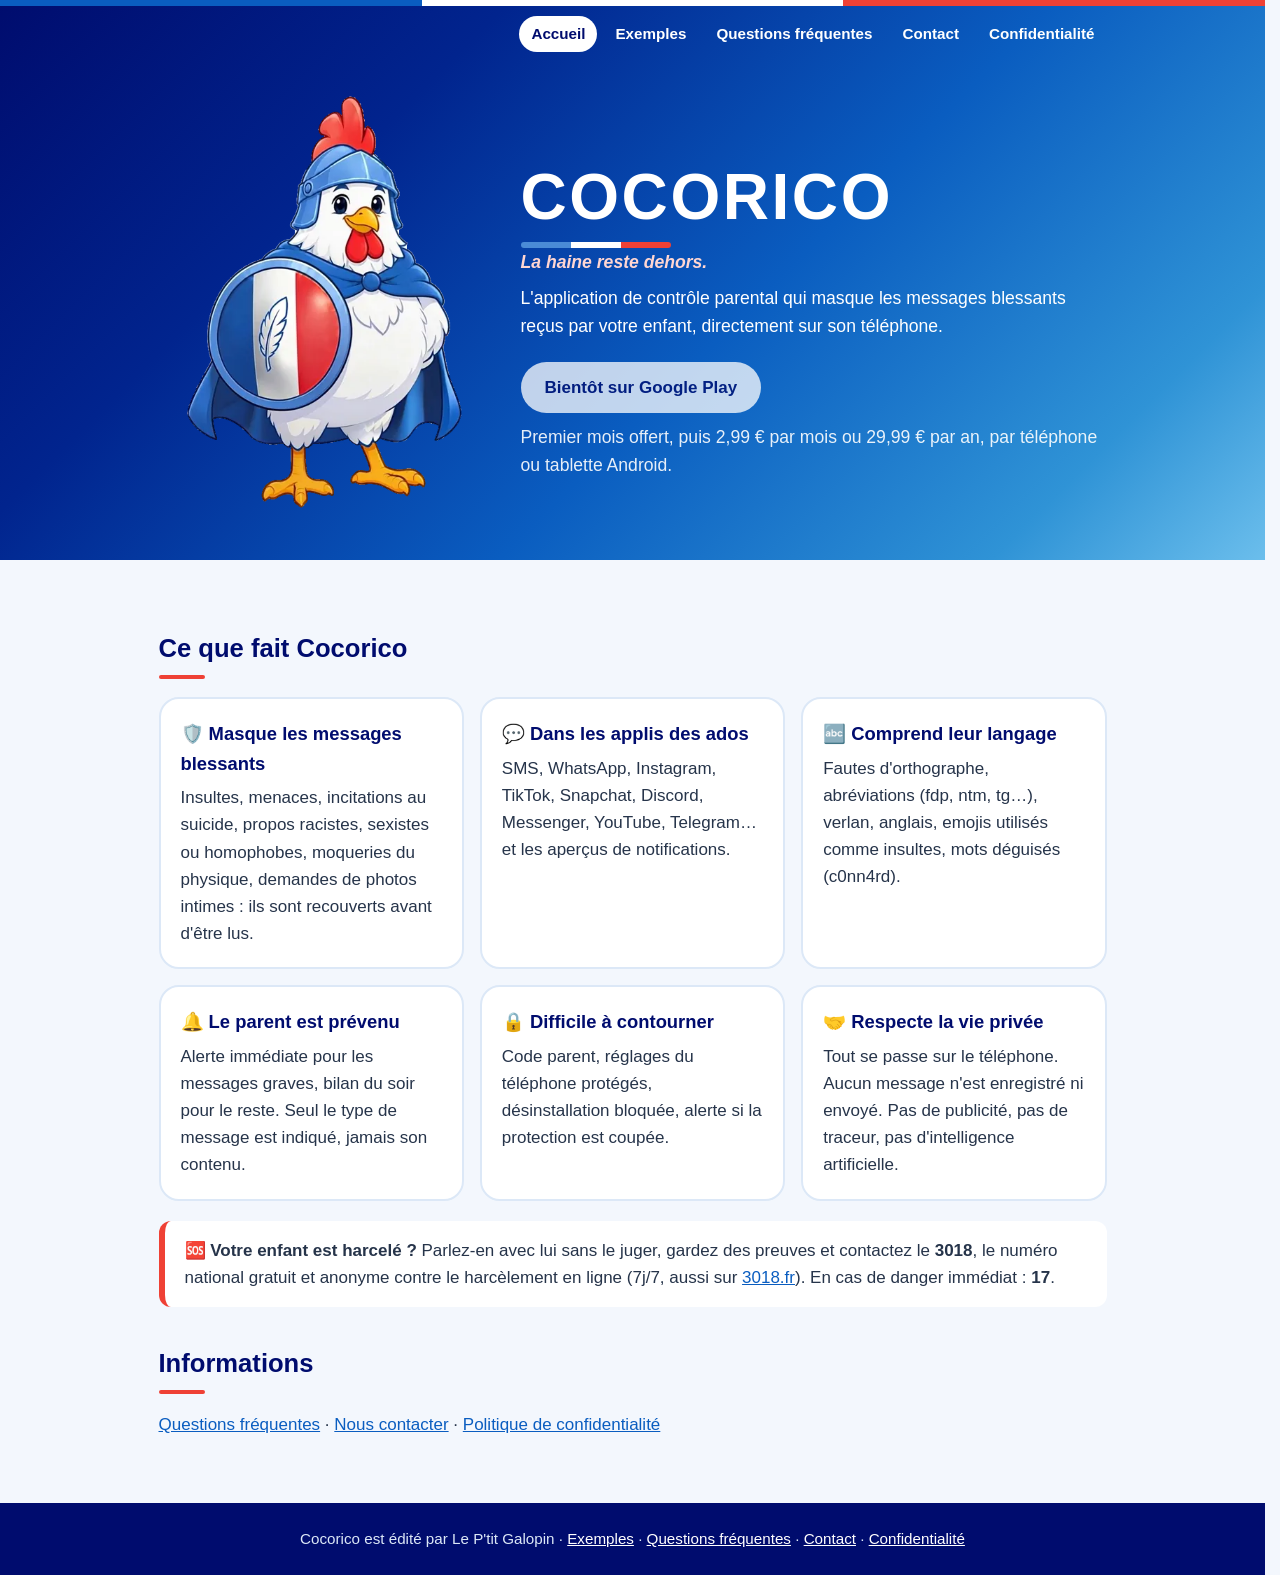
<file: index.html>
<!doctype html>
<html lang="fr">
<head>
  <meta charset="utf-8">
  <meta name="viewport" content="width=device-width, initial-scale=1">
  <title>Cocorico – La haine reste dehors</title>
  <meta name="description" content="Cocorico est une application de contrôle parental qui masque les insultes, menaces et messages haineux reçus par votre enfant, sans lire ni enregistrer ses conversations.">
  <link rel="icon" type="image/png" href="icone.png">
  <link rel="stylesheet" href="style.css?v=2611280">
</head>
<body>
  <header>
    <div class="bande"><span></span><span></span><span></span></div>
    <nav class="menu">
      <a href="./" aria-current="page">Accueil</a><a href="exemples.html">Exemples</a><a href="faq.html">Questions fréquentes</a><a href="contact.html">Contact</a><a href="confidentialite.html">Confidentialité</a>
    </nav>
    <div class="entete">
      <picture>
        <source srcset="coq.png?v=2611271" media="(prefers-reduced-motion: reduce)">
        <img src="coq_anime.webp?v=2611271" alt="Le coq de Cocorico, avec son casque et son bouclier bleu-blanc-rouge">
      </picture>
      <div class="titres">
        <h1>COCORICO</h1>
        <div class="trait"><span></span><span></span><span></span></div>
        <p class="slogan">La haine reste dehors.</p>
        <p>L'application de contrôle parental qui masque les messages blessants reçus par votre enfant, directement sur son téléphone.</p>
        <span class="bouton inactif">Bientôt sur Google Play</span>
        <p class="petit-prix">Premier mois offert, puis 2,99 € par mois ou 29,99 € par an, par téléphone ou tablette Android.</p>
      </div>
    </div>
  </header>

  <main>
    <h2>Ce que fait Cocorico</h2>
    <div class="cartes">
      <div class="carte">
        <h3>🛡️ Masque les messages blessants</h3>
        <p>Insultes, menaces, incitations au suicide, propos racistes, sexistes ou homophobes, moqueries du physique, demandes de photos intimes : ils sont recouverts avant d'être lus.</p>
      </div>
      <div class="carte">
        <h3>💬 Dans les applis des ados</h3>
        <p>SMS, WhatsApp, Instagram, TikTok, Snapchat, Discord, Messenger, YouTube, Telegram… et les aperçus de notifications.</p>
      </div>
      <div class="carte">
        <h3>🔤 Comprend leur langage</h3>
        <p>Fautes d'orthographe, abréviations (fdp, ntm, tg…), verlan, anglais, emojis utilisés comme insultes, mots déguisés (c0nn4rd).</p>
      </div>
      <div class="carte">
        <h3>🔔 Le parent est prévenu</h3>
        <p>Alerte immédiate pour les messages graves, bilan du soir pour le reste. Seul le type de message est indiqué, jamais son contenu.</p>
      </div>
      <div class="carte">
        <h3>🔒 Difficile à contourner</h3>
        <p>Code parent, réglages du téléphone protégés, désinstallation bloquée, alerte si la protection est coupée.</p>
      </div>
      <div class="carte">
        <h3>🤝 Respecte la vie privée</h3>
        <p>Tout se passe sur le téléphone. Aucun message n'est enregistré ni envoyé. Pas de publicité, pas de traceur, pas d'intelligence artificielle.</p>
      </div>
    </div>

    <div class="encadre aide">
      <strong>🆘 Votre enfant est harcelé ?</strong> Parlez-en avec lui sans le juger, gardez des preuves et contactez le
      <strong>3018</strong>, le numéro national gratuit et anonyme contre le harcèlement en ligne (7j/7, aussi sur
      <a href="https://www.3018.fr" rel="noopener">3018.fr</a>). En cas de danger immédiat : <strong>17</strong>.
    </div>

    <h2>Informations</h2>
    <p><a href="faq.html">Questions fréquentes</a> · <a href="contact.html">Nous contacter</a> · <a href="confidentialite.html">Politique de confidentialité</a></p>
  </main>

  <footer>
    Cocorico est édité par Le P'tit Galopin · <a href="exemples.html">Exemples</a> · <a href="faq.html">Questions fréquentes</a> · <a href="contact.html">Contact</a> ·
    <a href="confidentialite.html">Confidentialité</a>
  </footer>
</body>
</html>
</file>
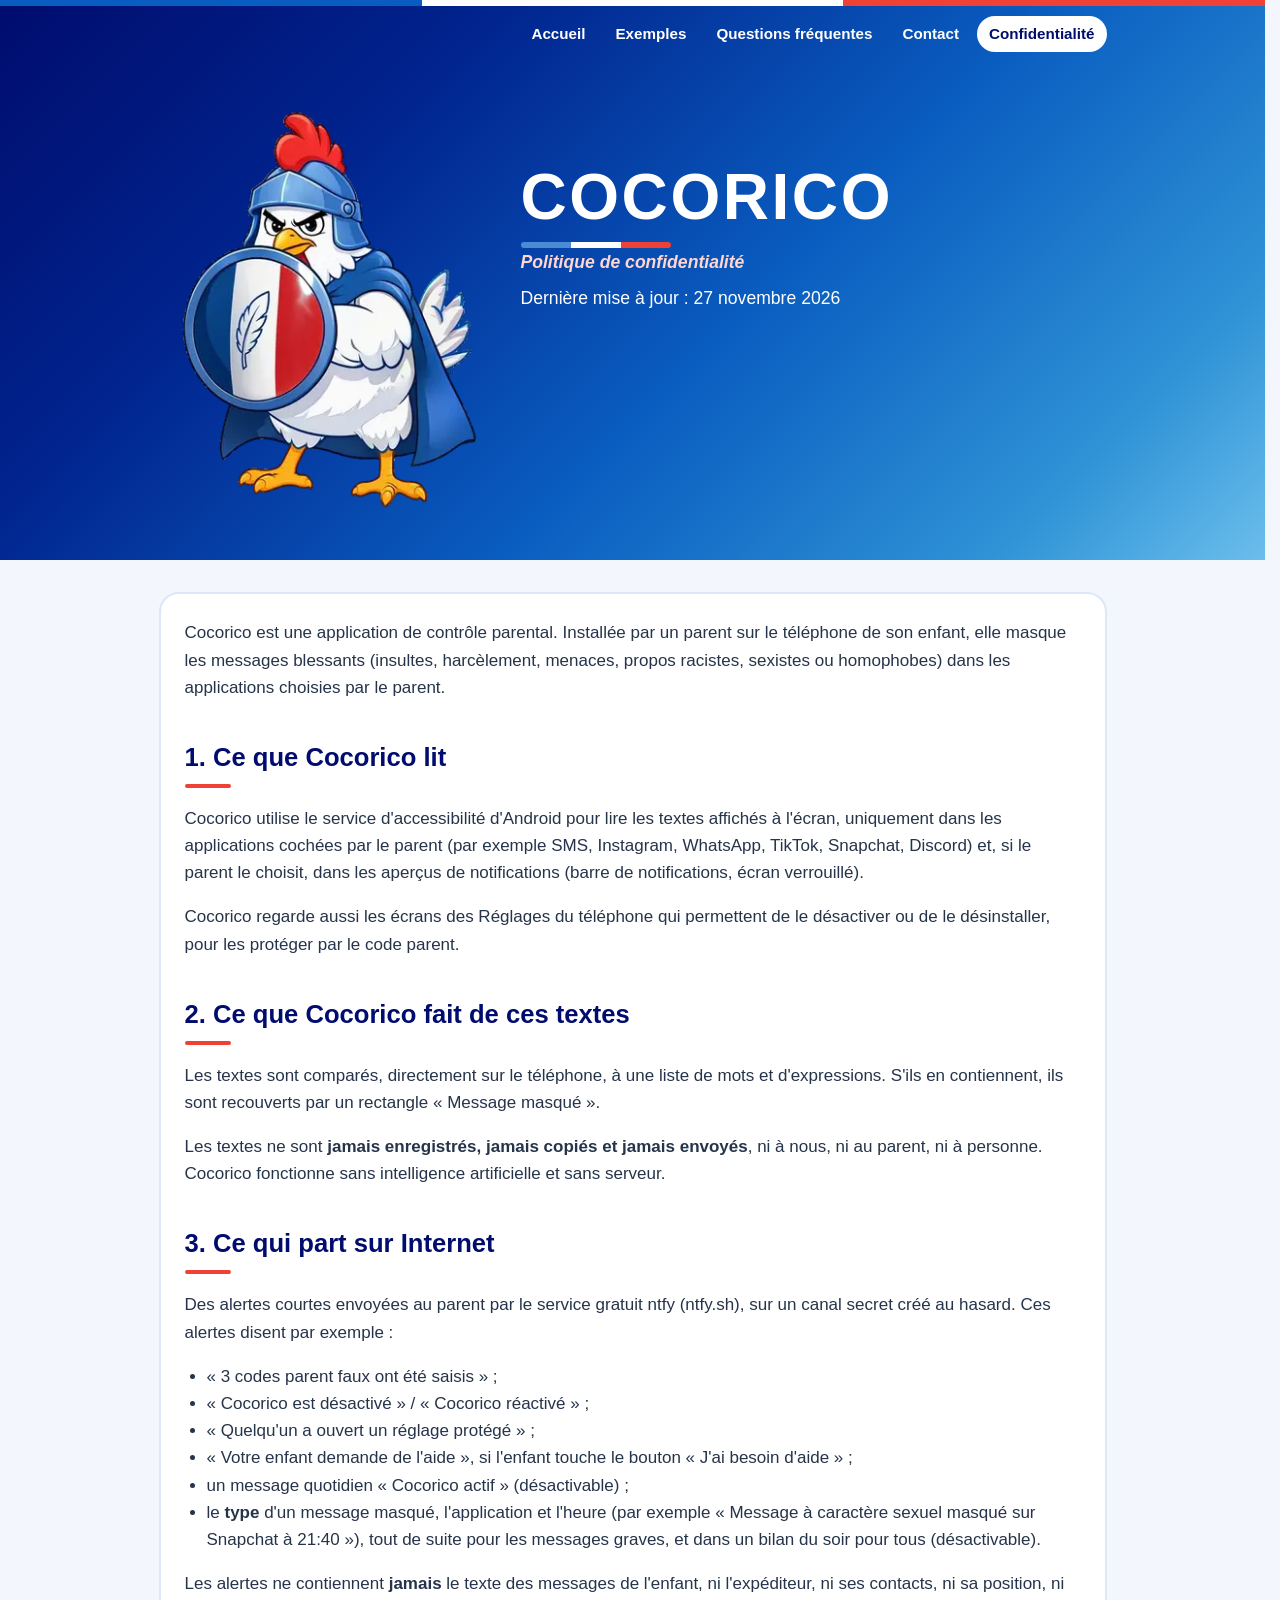
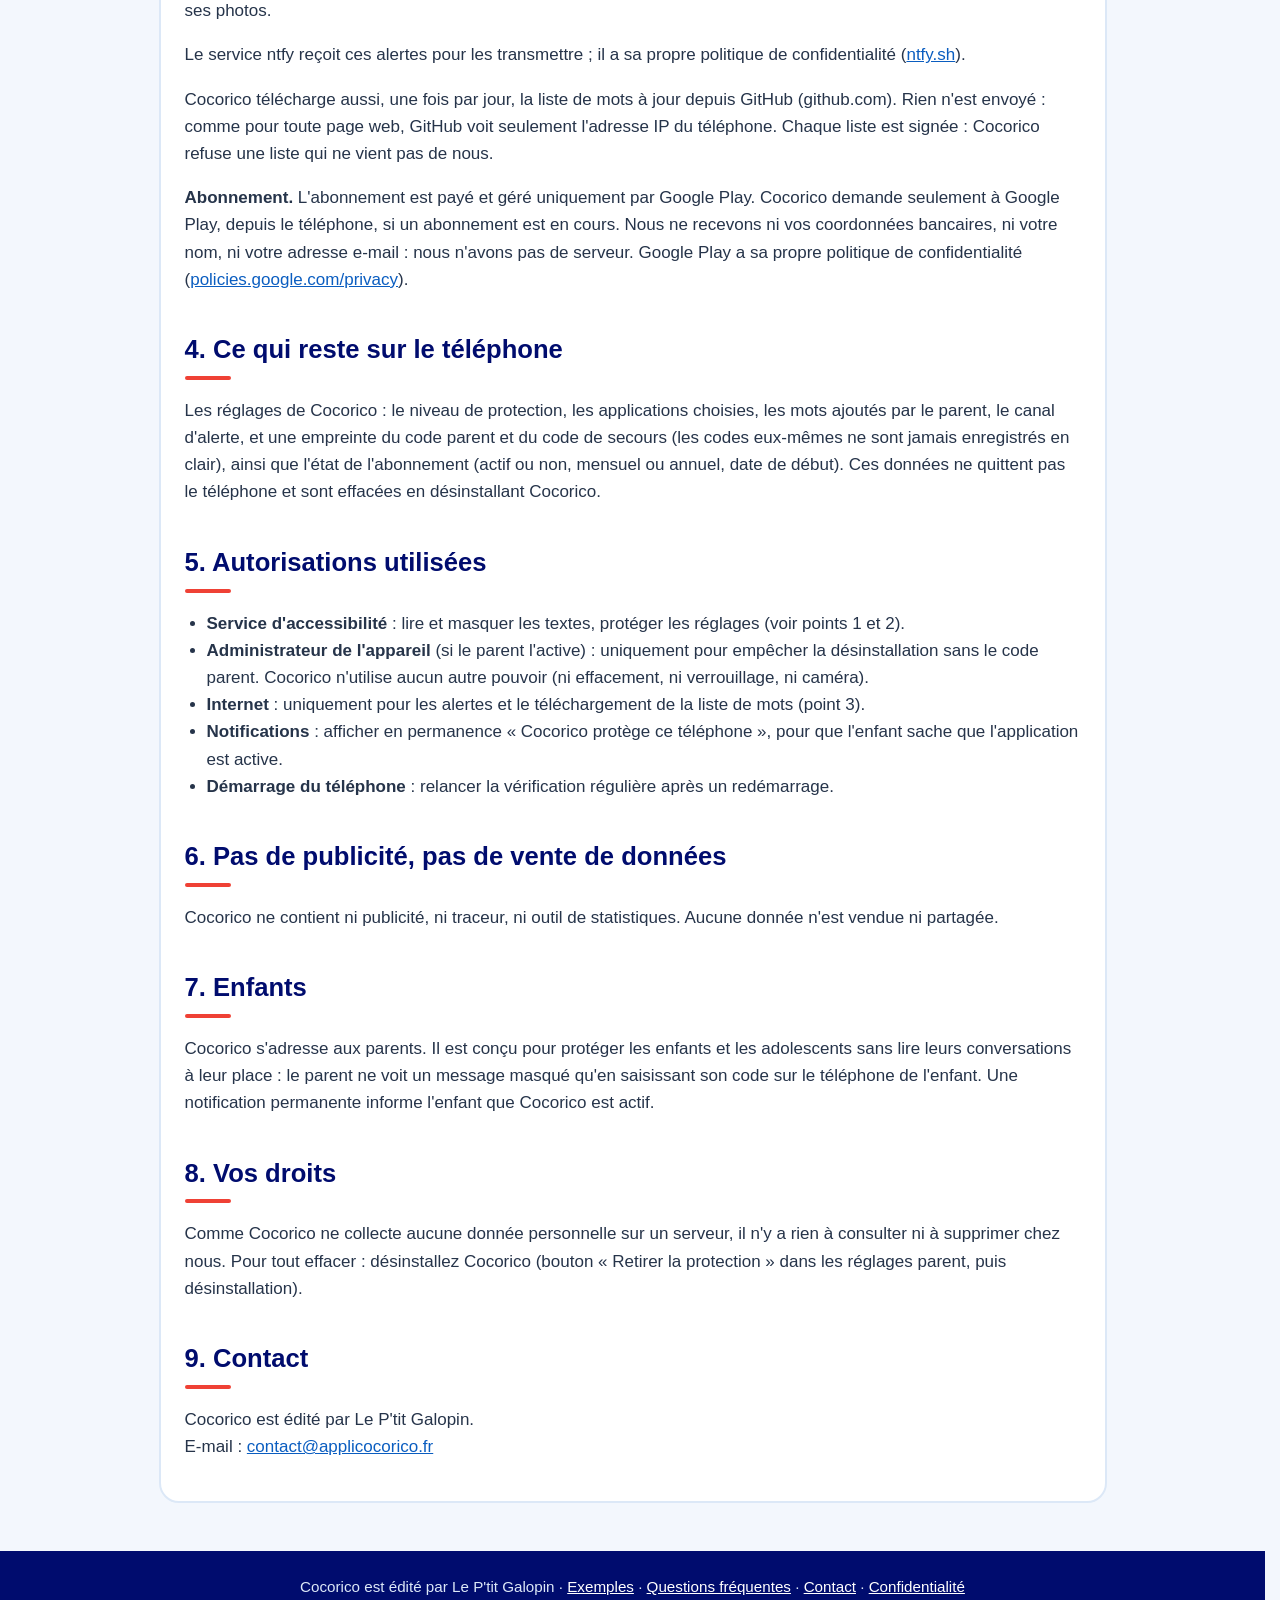
<file: confidentialite.html>
<!doctype html>
<html lang="fr">
<head>
  <meta charset="utf-8">
  <meta name="viewport" content="width=device-width, initial-scale=1">
  <title>Cocorico – Politique de confidentialité</title>
  <meta name="description" content="Politique de confidentialité de l'application Cocorico : ce que l'application lit, ce qu'elle fait des textes et ce qui part sur Internet.">
  <link rel="icon" type="image/png" href="icone.png">
  <link rel="stylesheet" href="style.css?v=2611280">
</head>
<body>
  <header>
    <div class="bande"><span></span><span></span><span></span></div>
    <nav class="menu">
      <a href="./">Accueil</a><a href="exemples.html">Exemples</a><a href="faq.html">Questions fréquentes</a><a href="contact.html">Contact</a><a href="confidentialite.html" aria-current="page">Confidentialité</a>
    </nav>
    <div class="entete">
      <picture>
        <source srcset="coq_confidentialite.png?v=2611278" media="(prefers-reduced-motion: reduce)">
        <img src="coq_confidentialite_anime.webp?v=2611278" alt="Le coq de Cocorico, méfiant, à l'abri derrière son bouclier">
      </picture>
      <div class="titres">
        <h1><a href="./" style="color:#fff;text-decoration:none">COCORICO</a></h1>
        <div class="trait"><span></span><span></span><span></span></div>
        <p class="slogan">Politique de confidentialité</p>
        <p>Dernière mise à jour : 27 novembre 2026</p>
      </div>
    </div>
  </header>

  <main>
    <div class="politique">
      <p>Cocorico est une application de contrôle parental. Installée par un parent sur le téléphone de son enfant, elle masque les messages blessants (insultes, harcèlement, menaces, propos racistes, sexistes ou homophobes) dans les applications choisies par le parent.</p>

      <h2>1. Ce que Cocorico lit</h2>
      <p>Cocorico utilise le service d'accessibilité d'Android pour lire les textes affichés à l'écran, uniquement dans les applications cochées par le parent (par exemple SMS, Instagram, WhatsApp, TikTok, Snapchat, Discord) et, si le parent le choisit, dans les aperçus de notifications (barre de notifications, écran verrouillé).</p>
      <p>Cocorico regarde aussi les écrans des Réglages du téléphone qui permettent de le désactiver ou de le désinstaller, pour les protéger par le code parent.</p>

      <h2>2. Ce que Cocorico fait de ces textes</h2>
      <p>Les textes sont comparés, directement sur le téléphone, à une liste de mots et d'expressions. S'ils en contiennent, ils sont recouverts par un rectangle « Message masqué ».</p>
      <p>Les textes ne sont <strong>jamais enregistrés, jamais copiés et jamais envoyés</strong>, ni à nous, ni au parent, ni à personne. Cocorico fonctionne sans intelligence artificielle et sans serveur.</p>

      <h2>3. Ce qui part sur Internet</h2>
      <p>Des alertes courtes envoyées au parent par le service gratuit ntfy (ntfy.sh), sur un canal secret créé au hasard. Ces alertes disent par exemple :</p>
      <ul>
        <li>« 3 codes parent faux ont été saisis » ;</li>
        <li>« Cocorico est désactivé » / « Cocorico réactivé » ;</li>
        <li>« Quelqu'un a ouvert un réglage protégé » ;</li>
        <li>« Votre enfant demande de l'aide », si l'enfant touche le bouton « J'ai besoin d'aide » ;</li>
        <li>un message quotidien « Cocorico actif » (désactivable) ;</li>
        <li>le <strong>type</strong> d'un message masqué, l'application et l'heure (par exemple « Message à caractère sexuel masqué sur Snapchat à 21:40 »), tout de suite pour les messages graves, et dans un bilan du soir pour tous (désactivable).</li>
      </ul>
      <p>Les alertes ne contiennent <strong>jamais</strong> le texte des messages de l'enfant, ni l'expéditeur, ni ses contacts, ni sa position, ni ses photos.</p>
      <p>Le service ntfy reçoit ces alertes pour les transmettre ; il a sa propre politique de confidentialité (<a href="https://ntfy.sh" rel="noopener">ntfy.sh</a>).</p>
      <p>Cocorico télécharge aussi, une fois par jour, la liste de mots à jour depuis GitHub (github.com). Rien n'est envoyé : comme pour toute page web, GitHub voit seulement l'adresse IP du téléphone. Chaque liste est signée : Cocorico refuse une liste qui ne vient pas de nous.</p>
      <p><strong>Abonnement.</strong> L'abonnement est payé et géré uniquement par Google Play. Cocorico demande seulement à Google Play, depuis le téléphone, si un abonnement est en cours. Nous ne recevons ni vos coordonnées bancaires, ni votre nom, ni votre adresse e-mail : nous n'avons pas de serveur. Google Play a sa propre politique de confidentialité (<a href="https://policies.google.com/privacy" rel="noopener">policies.google.com/privacy</a>).</p>

      <h2>4. Ce qui reste sur le téléphone</h2>
      <p>Les réglages de Cocorico : le niveau de protection, les applications choisies, les mots ajoutés par le parent, le canal d'alerte, et une empreinte du code parent et du code de secours (les codes eux-mêmes ne sont jamais enregistrés en clair), ainsi que l'état de l'abonnement (actif ou non, mensuel ou annuel, date de début). Ces données ne quittent pas le téléphone et sont effacées en désinstallant Cocorico.</p>

      <h2>5. Autorisations utilisées</h2>
      <ul>
        <li><strong>Service d'accessibilité</strong> : lire et masquer les textes, protéger les réglages (voir points 1 et 2).</li>
        <li><strong>Administrateur de l'appareil</strong> (si le parent l'active) : uniquement pour empêcher la désinstallation sans le code parent. Cocorico n'utilise aucun autre pouvoir (ni effacement, ni verrouillage, ni caméra).</li>
        <li><strong>Internet</strong> : uniquement pour les alertes et le téléchargement de la liste de mots (point 3).</li>
        <li><strong>Notifications</strong> : afficher en permanence « Cocorico protège ce téléphone », pour que l'enfant sache que l'application est active.</li>
        <li><strong>Démarrage du téléphone</strong> : relancer la vérification régulière après un redémarrage.</li>
      </ul>

      <h2>6. Pas de publicité, pas de vente de données</h2>
      <p>Cocorico ne contient ni publicité, ni traceur, ni outil de statistiques. Aucune donnée n'est vendue ni partagée.</p>

      <h2>7. Enfants</h2>
      <p>Cocorico s'adresse aux parents. Il est conçu pour protéger les enfants et les adolescents sans lire leurs conversations à leur place : le parent ne voit un message masqué qu'en saisissant son code sur le téléphone de l'enfant. Une notification permanente informe l'enfant que Cocorico est actif.</p>

      <h2>8. Vos droits</h2>
      <p>Comme Cocorico ne collecte aucune donnée personnelle sur un serveur, il n'y a rien à consulter ni à supprimer chez nous. Pour tout effacer : désinstallez Cocorico (bouton « Retirer la protection » dans les réglages parent, puis désinstallation).</p>

      <h2>9. Contact</h2>
      <p>Cocorico est édité par Le P'tit Galopin.<br>
      E-mail : <a href="mailto:contact@applicocorico.fr">contact@applicocorico.fr</a></p>
    </div>
  </main>

  <footer>
    Cocorico est édité par Le P'tit Galopin · <a href="exemples.html">Exemples</a> · <a href="faq.html">Questions fréquentes</a> · <a href="contact.html">Contact</a> ·
    <a href="confidentialite.html">Confidentialité</a>
  </footer>
</body>
</html>
</file>
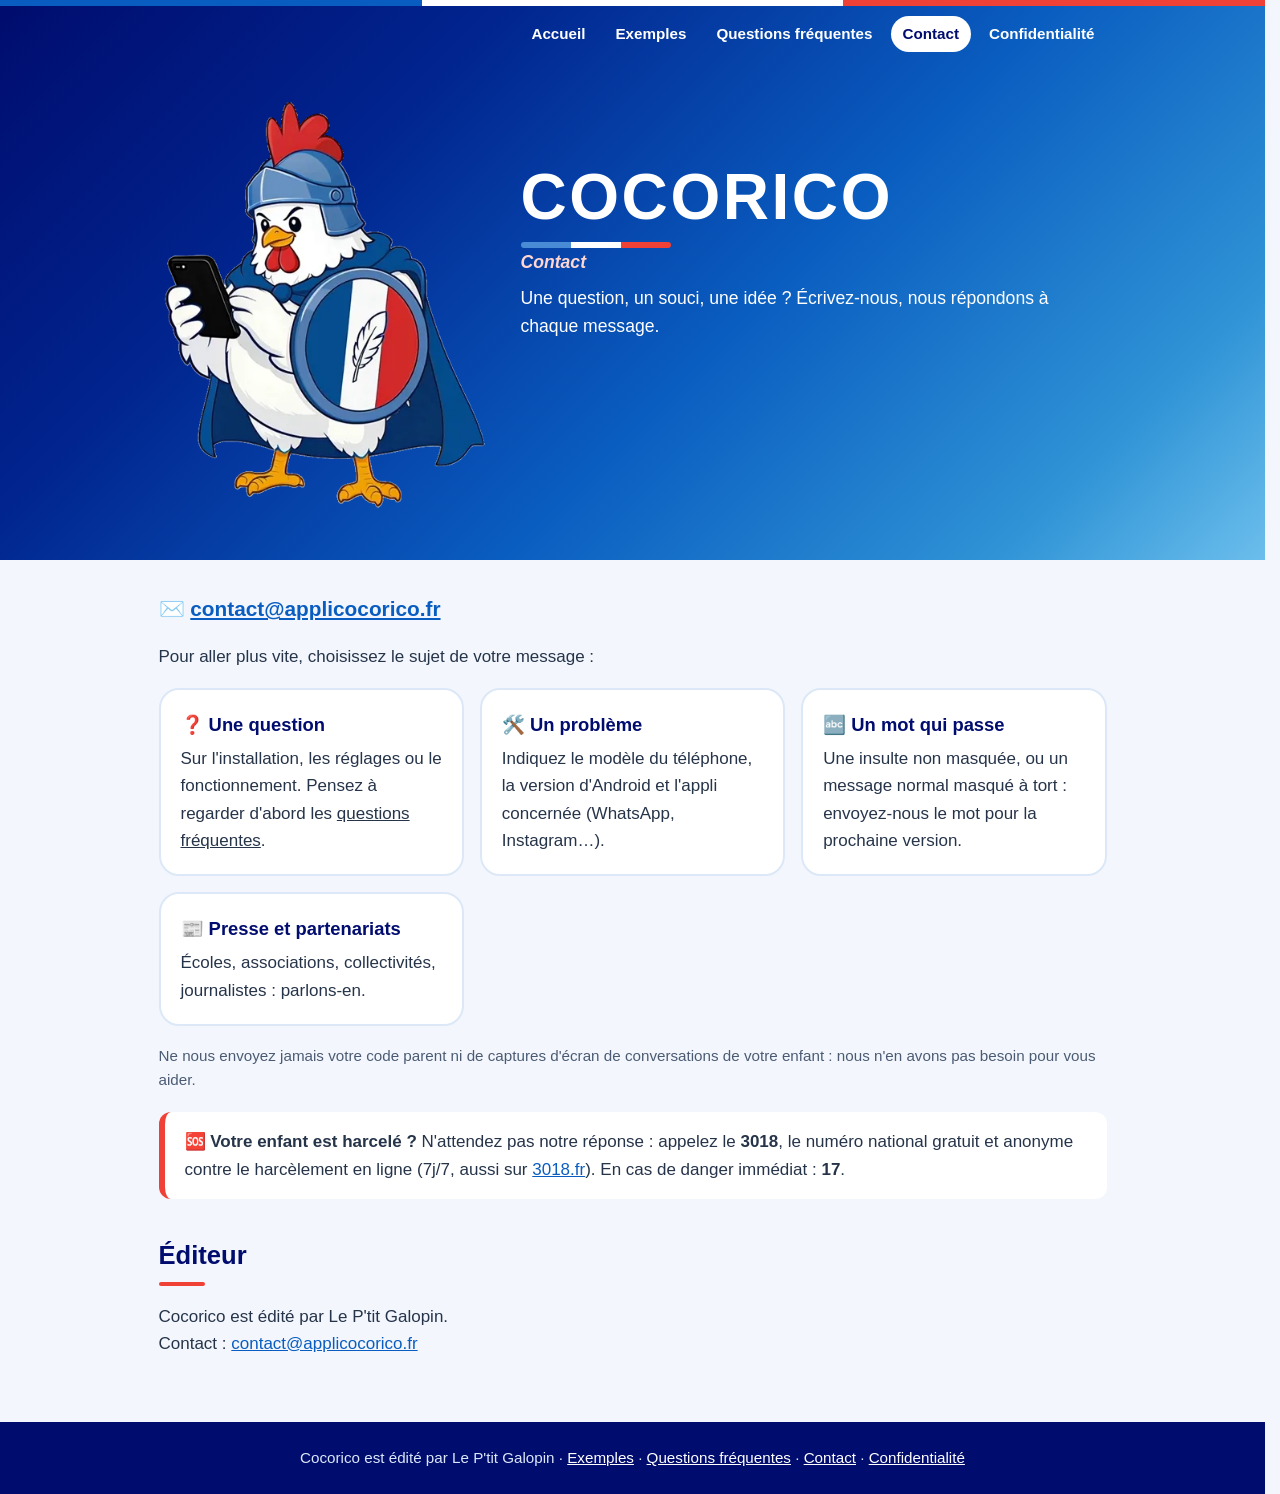
<file: contact.html>
<!doctype html>
<html lang="fr">
<head>
  <meta charset="utf-8">
  <meta name="viewport" content="width=device-width, initial-scale=1">
  <title>Cocorico – Contact</title>
  <meta name="description" content="Contacter l'équipe de Cocorico : question, problème, mot qui passe à travers, presse ou partenariat.">
  <link rel="icon" type="image/png" href="icone.png">
  <link rel="stylesheet" href="style.css?v=2611280">
</head>
<body>
  <header>
    <div class="bande"><span></span><span></span><span></span></div>
    <nav class="menu">
      <a href="./">Accueil</a><a href="exemples.html">Exemples</a><a href="faq.html">Questions fréquentes</a><a href="contact.html" aria-current="page">Contact</a><a href="confidentialite.html">Confidentialité</a>
    </nav>
    <div class="entete">
      <picture>
        <source srcset="coq_telephone.png?v=2611271" media="(prefers-reduced-motion: reduce)">
        <img src="coq_telephone_anime.webp?v=2611271" alt="Le coq de Cocorico, son téléphone portable à la main">
      </picture>
      <div class="titres">
        <h1><a href="./" style="color:#fff;text-decoration:none">COCORICO</a></h1>
        <div class="trait"><span></span><span></span><span></span></div>
        <p class="slogan">Contact</p>
        <p>Une question, un souci, une idée ? Écrivez-nous, nous répondons à chaque message.</p>
      </div>
    </div>
  </header>

  <main>
    <div class="contact">
      <p class="adresse">✉️ <a href="mailto:contact@applicocorico.fr">contact@applicocorico.fr</a></p>
      <p>Pour aller plus vite, choisissez le sujet de votre message :</p>
      <div class="cartes">
        <a class="carte lien" href="mailto:contact@applicocorico.fr?subject=Cocorico%20%3A%20une%20question">
          <h3>❓ Une question</h3>
          <p>Sur l'installation, les réglages ou le fonctionnement. Pensez à regarder d'abord les <span class="souligne">questions fréquentes</span>.</p>
        </a>
        <a class="carte lien" href="mailto:contact@applicocorico.fr?subject=Cocorico%20%3A%20un%20probl%C3%A8me">
          <h3>🛠️ Un problème</h3>
          <p>Indiquez le modèle du téléphone, la version d'Android et l'appli concernée (WhatsApp, Instagram…).</p>
        </a>
        <a class="carte lien" href="mailto:contact@applicocorico.fr?subject=Cocorico%20%3A%20un%20mot%20%C3%A0%20ajouter">
          <h3>🔤 Un mot qui passe</h3>
          <p>Une insulte non masquée, ou un message normal masqué à tort : envoyez-nous le mot pour la prochaine version.</p>
        </a>
        <a class="carte lien" href="mailto:contact@applicocorico.fr?subject=Cocorico%20%3A%20presse%20et%20partenariats">
          <h3>📰 Presse et partenariats</h3>
          <p>Écoles, associations, collectivités, journalistes : parlons-en.</p>
        </a>
      </div>
      <p class="note">Ne nous envoyez jamais votre code parent ni de captures d'écran de conversations de votre enfant : nous n'en avons pas besoin pour vous aider.</p>
    </div>

    <div class="encadre aide">
      <strong>🆘 Votre enfant est harcelé ?</strong> N'attendez pas notre réponse : appelez le <strong>3018</strong>, le numéro
      national gratuit et anonyme contre le harcèlement en ligne (7j/7, aussi sur <a href="https://www.3018.fr" rel="noopener">3018.fr</a>).
      En cas de danger immédiat : <strong>17</strong>.
    </div>

    <h2>Éditeur</h2>
    <p>Cocorico est édité par Le P'tit Galopin.<br>Contact : <a href="mailto:contact@applicocorico.fr">contact@applicocorico.fr</a></p>
  </main>

  <footer>
    Cocorico est édité par Le P'tit Galopin · <a href="exemples.html">Exemples</a> · <a href="faq.html">Questions fréquentes</a> · <a href="contact.html">Contact</a> ·
    <a href="confidentialite.html">Confidentialité</a>
  </footer>
</body>
</html>
</file>
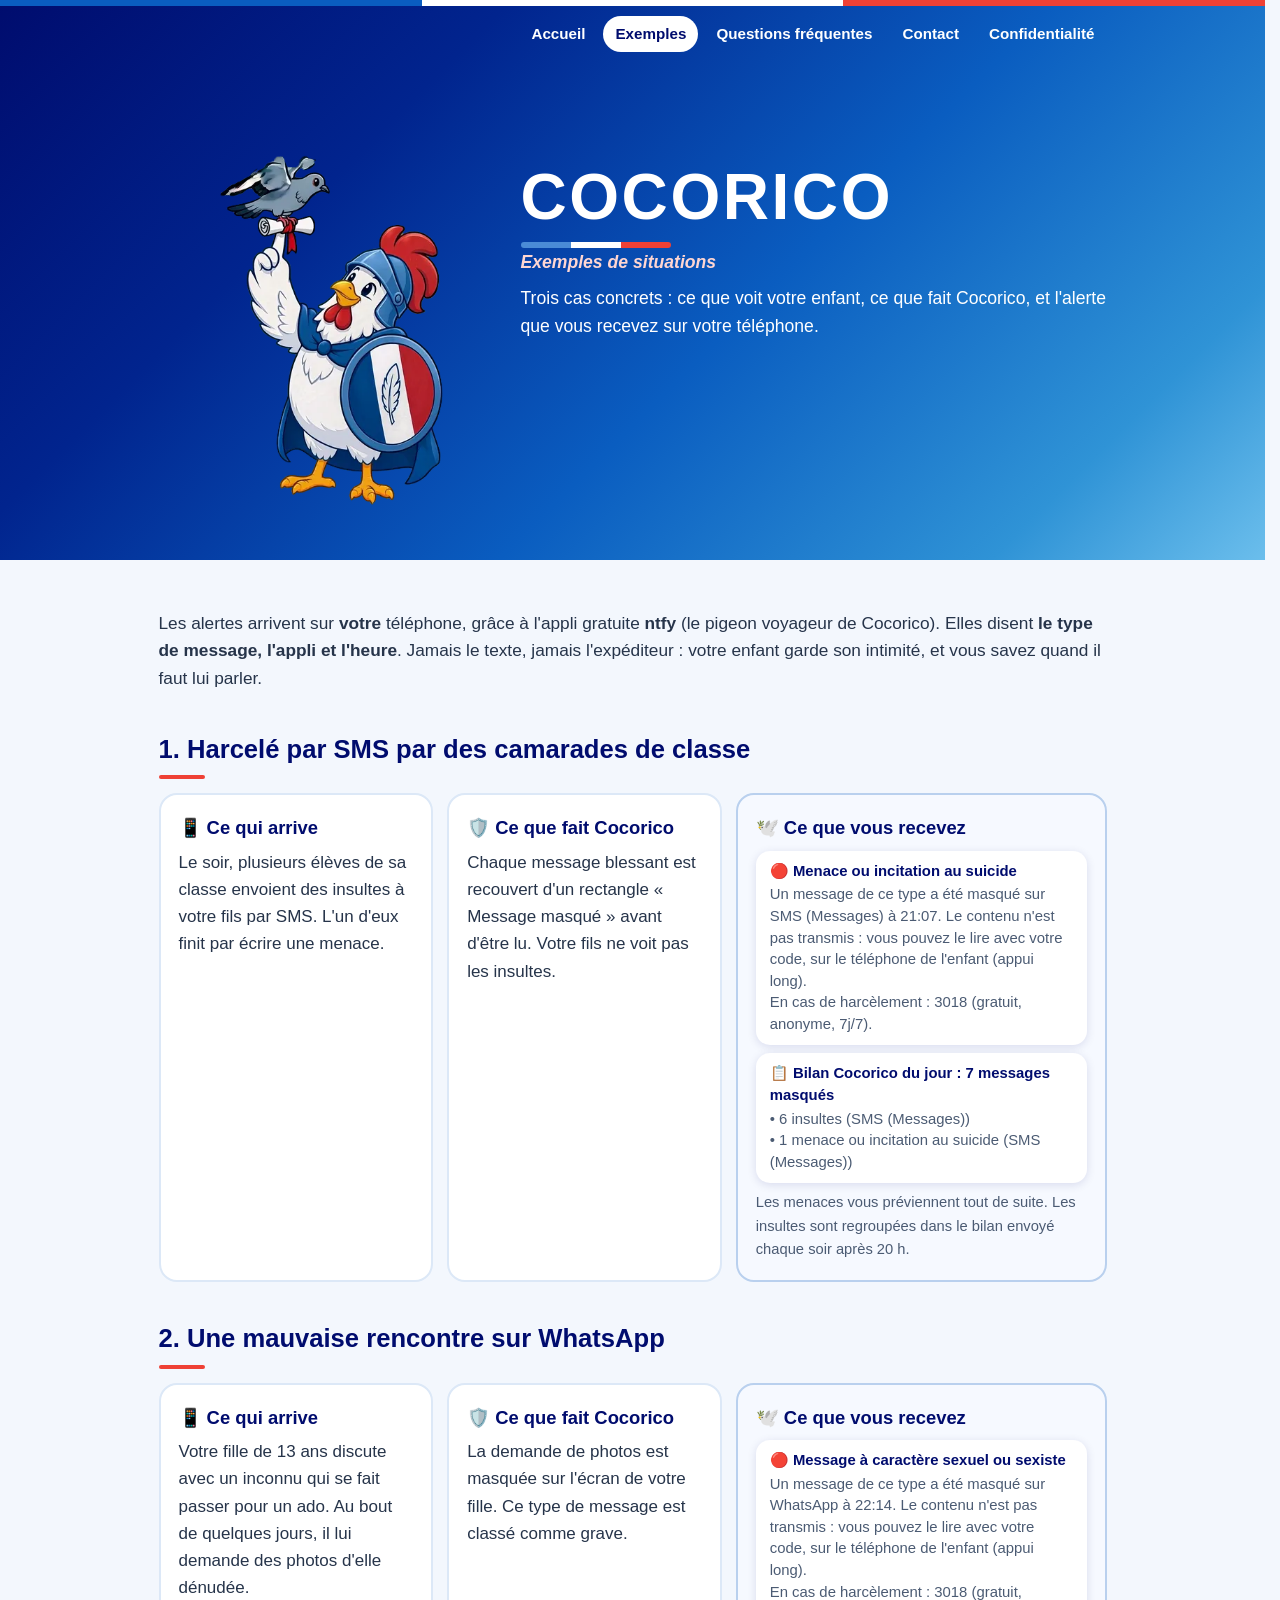
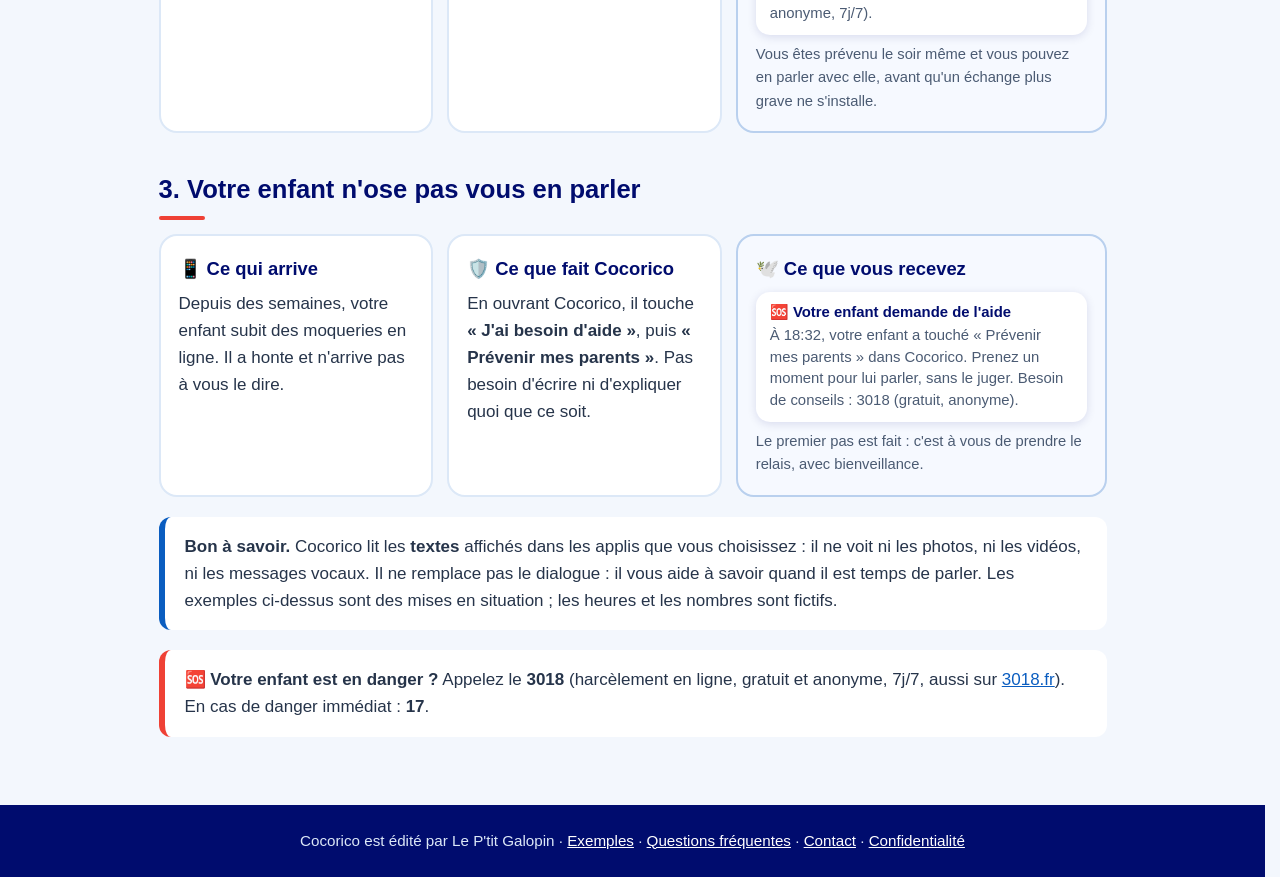
<file: exemples.html>
<!doctype html>
<html lang="fr">
<head>
  <meta charset="utf-8">
  <meta name="viewport" content="width=device-width, initial-scale=1">
  <title>Cocorico – Exemples de situations</title>
  <meta name="description" content="Harcèlement par SMS, demande de photos sur WhatsApp, appel à l'aide : trois situations concrètes où Cocorico protège votre enfant et vous prévient.">
  <link rel="icon" type="image/png" href="icone.png">
  <link rel="stylesheet" href="style.css?v=2611280">
</head>
<body>
  <header>
    <div class="bande"><span></span><span></span><span></span></div>
    <nav class="menu">
      <a href="./">Accueil</a><a href="exemples.html" aria-current="page">Exemples</a><a href="faq.html">Questions fréquentes</a><a href="contact.html">Contact</a><a href="confidentialite.html">Confidentialité</a>
    </nav>
    <div class="entete">
      <picture>
        <source srcset="coq_pigeon.png?v=2611277" media="(prefers-reduced-motion: reduce)">
        <img src="coq_pigeon_anime.webp?v=2611277" alt="Le coq de Cocorico tient un pigeon voyageur prêt à porter un message">
      </picture>
      <div class="titres">
        <h1><a href="./" style="color:#fff;text-decoration:none">COCORICO</a></h1>
        <div class="trait"><span></span><span></span><span></span></div>
        <p class="slogan">Exemples de situations</p>
        <p>Trois cas concrets : ce que voit votre enfant, ce que fait Cocorico, et l'alerte que vous recevez sur votre téléphone.</p>
      </div>
    </div>
  </header>

  <main>
    <p class="intro">Les alertes arrivent sur <strong>votre</strong> téléphone, grâce à l'appli gratuite <strong>ntfy</strong> (le pigeon voyageur de Cocorico).
      Elles disent <strong>le type de message, l'appli et l'heure</strong>. Jamais le texte, jamais l'expéditeur : votre enfant garde son intimité,
      et vous savez quand il faut lui parler.</p>

    <article class="situation">
      <h2>1. Harcelé par SMS par des camarades de classe</h2>
      <div class="etapes">
        <div class="etape">
          <h3>📱 Ce qui arrive</h3>
          <p>Le soir, plusieurs élèves de sa classe envoient des insultes à votre fils par SMS. L'un d'eux finit par écrire une menace.</p>
        </div>
        <div class="etape">
          <h3>🛡️ Ce que fait Cocorico</h3>
          <p>Chaque message blessant est recouvert d'un rectangle « Message masqué » avant d'être lu. Votre fils ne voit pas les insultes.</p>
        </div>
        <div class="etape alerte">
          <h3>🕊️ Ce que vous recevez</h3>
          <div class="notif">
            <strong>🔴 Menace ou incitation au suicide</strong>
            <span>Un message de ce type a été masqué sur SMS (Messages) à 21:07. Le contenu n'est pas transmis : vous pouvez le lire avec votre code, sur le téléphone de l'enfant (appui long).<br>En cas de harcèlement : 3018 (gratuit, anonyme, 7j/7).</span>
          </div>
          <div class="notif">
            <strong>📋 Bilan Cocorico du jour : 7 messages masqués</strong>
            <span>• 6 insultes (SMS (Messages))<br>• 1 menace ou incitation au suicide (SMS (Messages))</span>
          </div>
          <p class="petit">Les menaces vous préviennent tout de suite. Les insultes sont regroupées dans le bilan envoyé chaque soir après 20 h.</p>
        </div>
      </div>
    </article>

    <article class="situation">
      <h2>2. Une mauvaise rencontre sur WhatsApp</h2>
      <div class="etapes">
        <div class="etape">
          <h3>📱 Ce qui arrive</h3>
          <p>Votre fille de 13 ans discute avec un inconnu qui se fait passer pour un ado. Au bout de quelques jours, il lui demande des photos d'elle dénudée.</p>
        </div>
        <div class="etape">
          <h3>🛡️ Ce que fait Cocorico</h3>
          <p>La demande de photos est masquée sur l'écran de votre fille. Ce type de message est classé comme grave.</p>
        </div>
        <div class="etape alerte">
          <h3>🕊️ Ce que vous recevez</h3>
          <div class="notif">
            <strong>🔴 Message à caractère sexuel ou sexiste</strong>
            <span>Un message de ce type a été masqué sur WhatsApp à 22:14. Le contenu n'est pas transmis : vous pouvez le lire avec votre code, sur le téléphone de l'enfant (appui long).<br>En cas de harcèlement : 3018 (gratuit, anonyme, 7j/7).</span>
          </div>
          <p class="petit">Vous êtes prévenu le soir même et vous pouvez en parler avec elle, avant qu'un échange plus grave ne s'installe.</p>
        </div>
      </div>
    </article>

    <article class="situation">
      <h2>3. Votre enfant n'ose pas vous en parler</h2>
      <div class="etapes">
        <div class="etape">
          <h3>📱 Ce qui arrive</h3>
          <p>Depuis des semaines, votre enfant subit des moqueries en ligne. Il a honte et n'arrive pas à vous le dire.</p>
        </div>
        <div class="etape">
          <h3>🛡️ Ce que fait Cocorico</h3>
          <p>En ouvrant Cocorico, il touche <strong>« J'ai besoin d'aide »</strong>, puis <strong>« Prévenir mes parents »</strong>. Pas besoin d'écrire ni d'expliquer quoi que ce soit.</p>
        </div>
        <div class="etape alerte">
          <h3>🕊️ Ce que vous recevez</h3>
          <div class="notif">
            <strong>🆘 Votre enfant demande de l'aide</strong>
            <span>À 18:32, votre enfant a touché « Prévenir mes parents » dans Cocorico. Prenez un moment pour lui parler, sans le juger. Besoin de conseils : 3018 (gratuit, anonyme).</span>
          </div>
          <p class="petit">Le premier pas est fait : c'est à vous de prendre le relais, avec bienveillance.</p>
        </div>
      </div>
    </article>

    <div class="encadre">
      <strong>Bon à savoir.</strong> Cocorico lit les <strong>textes</strong> affichés dans les applis que vous choisissez : il ne voit ni les photos,
      ni les vidéos, ni les messages vocaux. Il ne remplace pas le dialogue : il vous aide à savoir quand il est temps de parler.
      Les exemples ci-dessus sont des mises en situation ; les heures et les nombres sont fictifs.
    </div>

    <div class="encadre aide">
      <strong>🆘 Votre enfant est en danger ?</strong> Appelez le <strong>3018</strong> (harcèlement en ligne, gratuit et anonyme, 7j/7,
      aussi sur <a href="https://www.3018.fr" rel="noopener">3018.fr</a>). En cas de danger immédiat : <strong>17</strong>.
    </div>
  </main>

  <footer>
    Cocorico est édité par Le P'tit Galopin · <a href="exemples.html">Exemples</a> · <a href="faq.html">Questions fréquentes</a> · <a href="contact.html">Contact</a> ·
    <a href="confidentialite.html">Confidentialité</a>
  </footer>
</body>
</html>
</file>
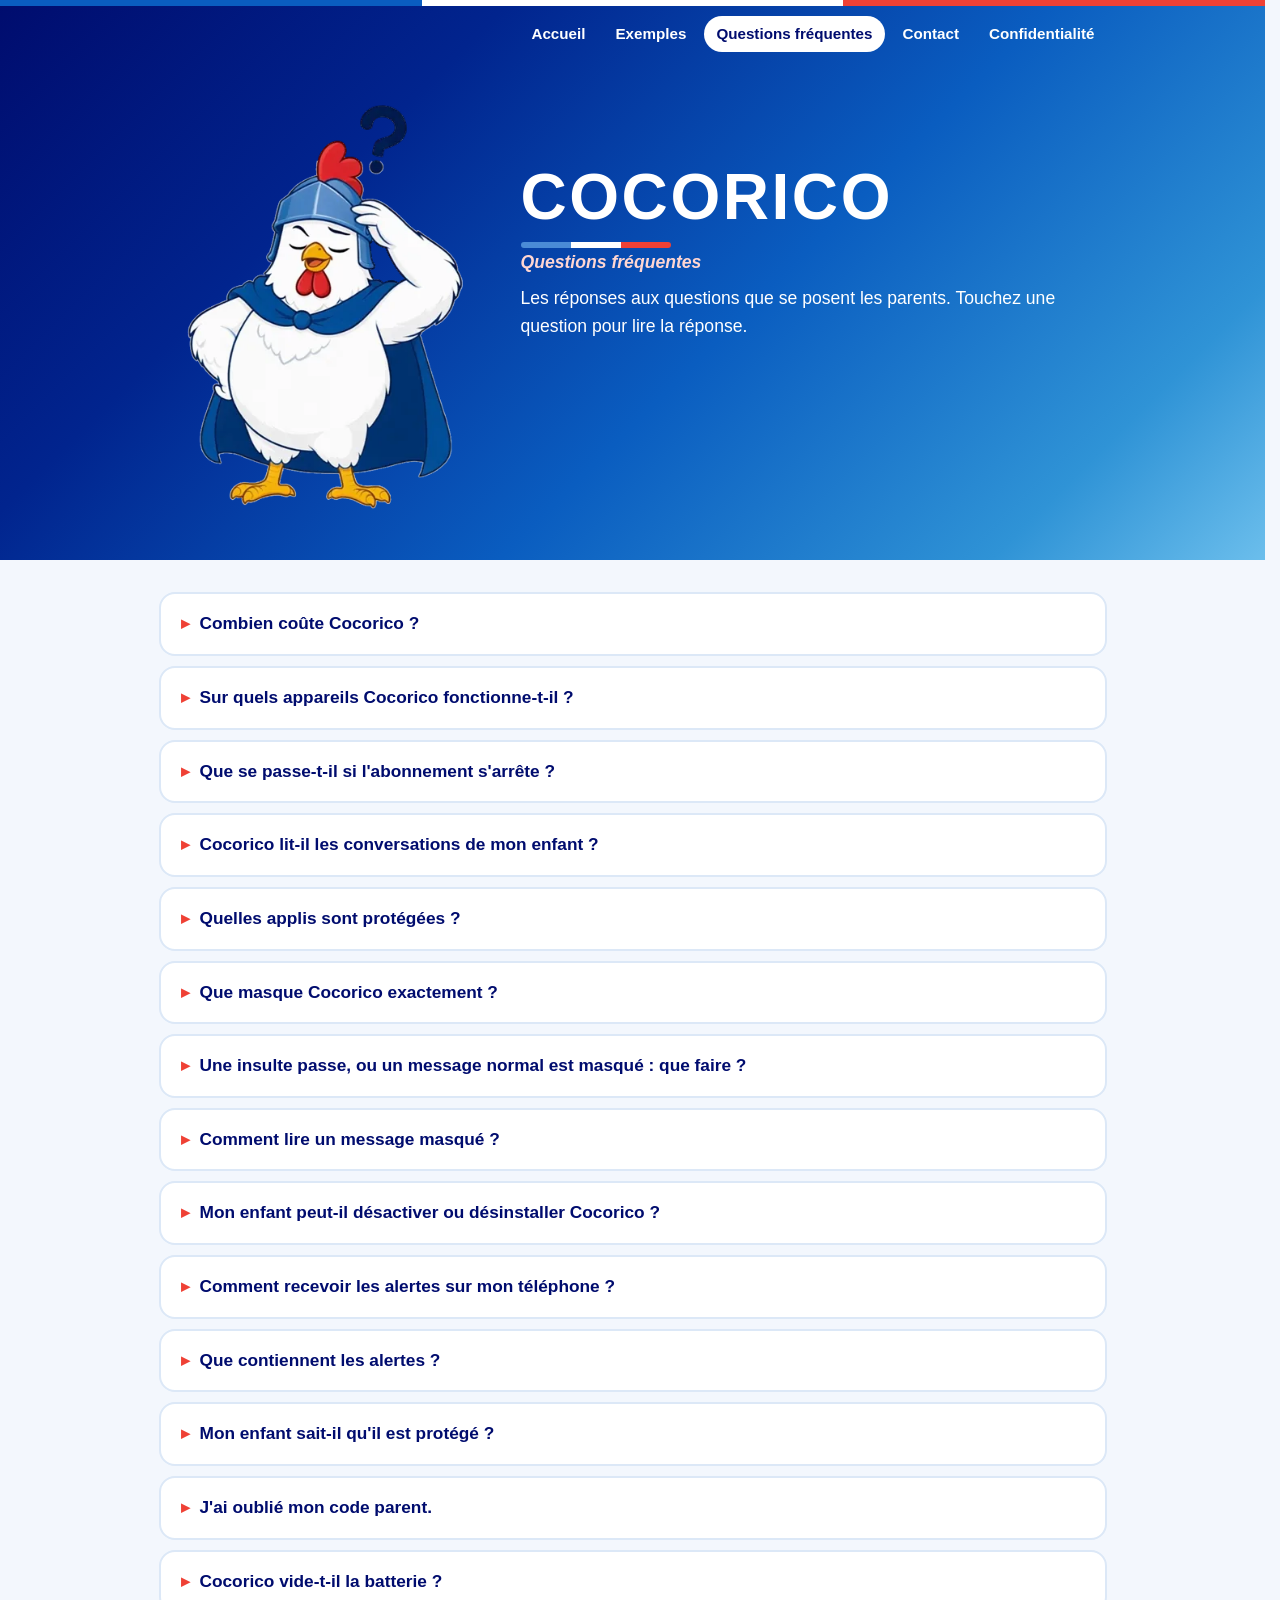
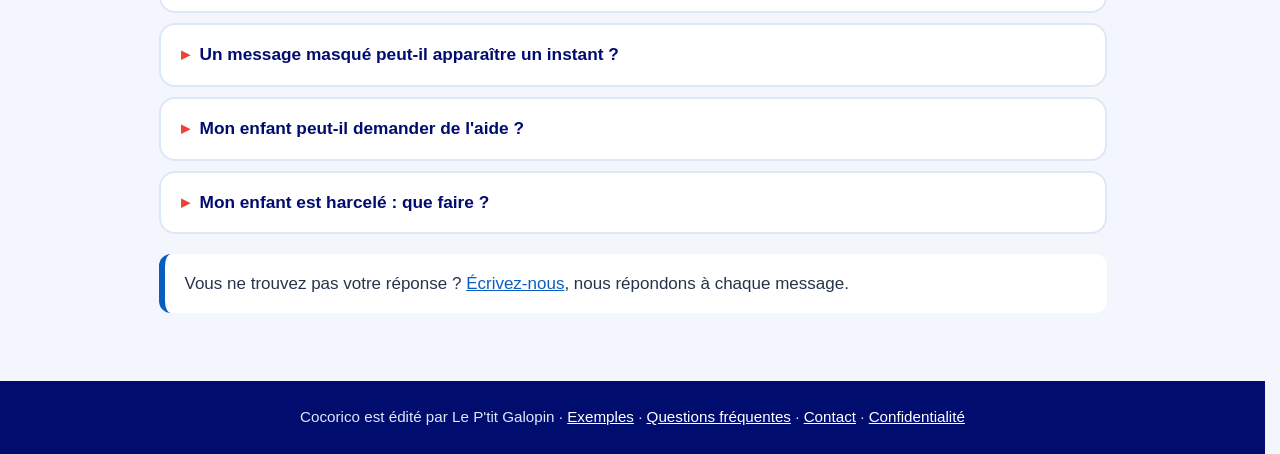
<file: faq.html>
<!doctype html>
<html lang="fr">
<head>
  <meta charset="utf-8">
  <meta name="viewport" content="width=device-width, initial-scale=1">
  <title>Cocorico – Questions fréquentes</title>
  <meta name="description" content="Questions fréquentes sur Cocorico, l'application de contrôle parental qui masque les messages blessants reçus par votre enfant.">
  <link rel="icon" type="image/png" href="icone.png">
  <link rel="stylesheet" href="style.css?v=2611280">
</head>
<body>
  <header>
    <div class="bande"><span></span><span></span><span></span></div>
    <nav class="menu">
      <a href="./">Accueil</a><a href="exemples.html">Exemples</a><a href="faq.html" aria-current="page">Questions fréquentes</a><a href="contact.html">Contact</a><a href="confidentialite.html">Confidentialité</a>
    </nav>
    <div class="entete">
      <picture>
        <source srcset="coq_question.png?v=2611271" media="(prefers-reduced-motion: reduce)">
        <img src="coq_question_anime.webp?v=2611271" alt="Le coq de Cocorico, perplexe, entouré de points d'interrogation">
      </picture>
      <div class="titres">
        <h1><a href="./" style="color:#fff;text-decoration:none">COCORICO</a></h1>
        <div class="trait"><span></span><span></span><span></span></div>
        <p class="slogan">Questions fréquentes</p>
        <p>Les réponses aux questions que se posent les parents. Touchez une question pour lire la réponse.</p>
      </div>
    </div>
  </header>

  <main>
    <div class="faq">
      <details>
        <summary>Combien coûte Cocorico ?</summary>
        <p>Cocorico est gratuit à télécharger, puis fonctionne par abonnement, <strong>par téléphone protégé</strong> : <strong>2,99 € par mois</strong> ou <strong>29,99 € par an</strong>. Le <strong>premier mois est offert</strong>, pour tester et vous habituer à l'application. L'abonnement se prend dans Cocorico (réglages parent), il est payé et géré par Google Play, et il est résiliable à tout moment depuis Google Play, rubrique « Paiements et abonnements ».</p>
      </details>
      <details>
        <summary>Sur quels appareils Cocorico fonctionne-t-il ?</summary>
        <p>Sur les <strong>smartphones et tablettes Android</strong> (Samsung, Xiaomi, Google Pixel, Oppo, Motorola…), à partir d'Android 8. Cocorico s'installe sur l'appareil de l'enfant. Il ne fonctionne pas sur iPhone, iPad ni ordinateur : Apple ne permet pas ce type de protection.</p>
      </details>
      <details>
        <summary>Que se passe-t-il si l'abonnement s'arrête ?</summary>
        <p>Vous êtes toujours prévenu avant, par une alerte sur votre téléphone : fin de l'essai gratuit, résiliation, ou paiement refusé. En cas de problème de paiement, la protection continue encore 3 jours, avec un rappel chaque jour. Si l'abonnement n'est pas repris, les messages ne sont plus masqués et vous recevez une dernière alerte. La protection ne s'arrête jamais sans que vous le sachiez.</p>
      </details>
      <details>
        <summary>Cocorico lit-il les conversations de mon enfant ?</summary>
        <p>Cocorico lit les textes affichés à l'écran, uniquement dans les applis que vous avez cochées, pour masquer ceux qui sont blessants. Tout se passe sur le téléphone : rien n'est enregistré, rien n'est envoyé, il n'y a ni serveur ni intelligence artificielle. Vous-même ne lisez un message masqué qu'avec votre code.</p>
      </details>
      <details>
        <summary>Quelles applis sont protégées ?</summary>
        <p>SMS, WhatsApp, Instagram, TikTok, Snapchat, Facebook, Messenger, YouTube, Discord, Telegram, Signal, X, Threads, Reddit, Twitch, Yubo, BeReal, ainsi que les aperçus de notifications. Vous choisissez lesquelles dans « Applications protégées ».</p>
        <p>Les discussions <strong>à l'intérieur des jeux</strong> (Roblox, Fortnite, Minecraft) ne peuvent pas être lues par Android : Cocorico ne peut pas les masquer.</p>
      </details>
      <details>
        <summary>Que masque Cocorico exactement ?</summary>
        <p>Les insultes, menaces, incitations au suicide, propos racistes, sexistes, homophobes, moqueries du physique, demandes de photos intimes et, si vous le choisissez, les gros mots.</p>
        <p>Il reconnaît les fautes d'orthographe, les abréviations (fdp, ntm…), le verlan, les insultes en anglais, les emojis utilisés comme insultes (« t'es un 🐷 », 🖕) et les déguisements (c0nn4rd, c.o.n, lettres espacées). Choisissez le niveau dans « Niveau de protection ».</p>
      </details>
      <details>
        <summary>Une insulte passe, ou un message normal est masqué : que faire ?</summary>
        <p>Ajoutez le mot dans « Mots à masquer », ou essayez la phrase dans « Essayer une phrase ». Si un message normal est masqué à tort, baissez le niveau de protection. L'argot change vite : la liste est enrichie à chaque nouvelle version.</p>
      </details>
      <details>
        <summary>Comment lire un message masqué ?</summary>
        <p>Sur le téléphone de l'enfant, faites un appui long sur le message masqué : Cocorico demande le code parent, puis affiche le message quelques secondes. Il n'est jamais enregistré.</p>
      </details>
      <details>
        <summary>Mon enfant peut-il désactiver ou désinstaller Cocorico ?</summary>
        <p>C'est rendu difficile : les réglages du téléphone qui permettent de couper Cocorico demandent le code parent, la désinstallation est bloquée (si vous avez touché « Bloquer la désinstallation »), et vous êtes prévenu si la protection est coupée.</p>
        <p>Seule limite : le « mode sans échec » d'Android coupe Cocorico. Vous le remarquerez, car le message quotidien « Cocorico actif » n'arrivera plus.</p>
      </details>
      <details>
        <summary>Comment recevoir les alertes sur mon téléphone ?</summary>
        <p>Installez l'appli gratuite « ntfy » sur <strong>votre</strong> téléphone (Android ou iPhone), touchez « + » et abonnez-vous au canal affiché dans « Code parent et alertes ». Plusieurs parents peuvent s'abonner au même canal. Touchez « Envoyer une alerte de test » pour vérifier.</p>
      </details>
      <details>
        <summary>Que contiennent les alertes ?</summary>
        <p>Le <strong>type</strong> de message masqué (menace, message sexuel, insulte…), l'appli et l'heure. Jamais le texte du message ni l'expéditeur.</p>
        <p>Les messages graves arrivent tout de suite, les autres dans le bilan du soir (après 20 h). Vous êtes aussi prévenu des codes faux et si la protection est coupée.</p>
      </details>
      <details>
        <summary>Mon enfant sait-il qu'il est protégé ?</summary>
        <p>Oui : une notification permanente « Cocorico protège ce téléphone » reste affichée. C'est une obligation de Google, et c'est aussi plus honnête. Nous conseillons d'en parler avec lui : Cocorico protège, il ne surveille pas.</p>
      </details>
      <details>
        <summary>J'ai oublié mon code parent.</summary>
        <p>Sur l'Espace parent, touchez « Code oublié ? » et saisissez le code de secours qui vous a été donné à la création de votre code parent : vous choisirez un nouveau code (et recevrez un nouveau code de secours). Vous pouvez en créer un dans « Code parent et alertes » si vous n'en avez pas.</p>
        <p>Sans code de secours, il faut redémarrer le téléphone en mode sans échec, retirer Cocorico des « applis d'administration de l'appareil », puis le désinstaller et le réinstaller.</p>
      </details>
      <details>
        <summary>Cocorico vide-t-il la batterie ?</summary>
        <p>Non : il ne travaille que lorsque l'une des applis protégées est à l'écran. Il consomme en général environ 1 % de la batterie par jour.</p>
      </details>
      <details>
        <summary>Un message masqué peut-il apparaître un instant ?</summary>
        <p>Quand on fait défiler très vite, un <strong>nouveau</strong> message blessant peut être visible une fraction de seconde, le temps que Cocorico relise l'écran. Les messages déjà masqués restent couverts pendant le défilement.</p>
      </details>
      <details>
        <summary>Mon enfant peut-il demander de l'aide ?</summary>
        <p>Oui : dans la notification « Cocorico protège ce téléphone », et sur l'Espace parent, le bouton « 🆘 J'ai besoin d'aide » ouvre un écran sans code. Il peut vous prévenir d'un appui (vous recevez « Votre enfant demande de l'aide » dans ntfy, sans aucun message ni nom), appeler le 3018 ou le 17.</p>
      </details>
      <details>
        <summary>Mon enfant est harcelé : que faire ?</summary>
        <p>Parlez-en avec lui sans le culpabiliser, gardez des preuves (captures d'écran avec la date), ne répondez pas au harceleur, et appelez le <strong>3018</strong> : numéro national gratuit et anonyme contre le harcèlement en ligne (7j/7, aussi par appli et tchat sur <a href="https://www.3018.fr" rel="noopener">3018.fr</a>). Il aide aussi à faire supprimer des contenus. Hors de France : <strong>103</strong> en Belgique (Écoute-Enfants), <strong>147</strong> en Suisse (Pro Juventute), <strong>116 111</strong> au Luxembourg, <strong>1 800 668-6868</strong> au Canada (Jeunesse, J'écoute).</p>
        <p>En cas de danger immédiat : <strong>17</strong>.</p>
      </details>
    </div>

    <div class="encadre">
      Vous ne trouvez pas votre réponse ? <a href="contact.html">Écrivez-nous</a>, nous répondons à chaque message.
    </div>
  </main>

  <footer>
    Cocorico est édité par Le P'tit Galopin · <a href="exemples.html">Exemples</a> · <a href="faq.html">Questions fréquentes</a> · <a href="contact.html">Contact</a> ·
    <a href="confidentialite.html">Confidentialité</a>
  </footer>
</body>
</html>
</file>
<file: style.css>
:root {
  --bleu: #0A5DC0;
  --bleu-nuit: #000C6E;
  --ciel: #6BBEEC;
  --rouge: #EF4135;
  --fond: #F3F7FD;
  --texte: #26344A;
  --pale: #DCE8F7;
}
* { box-sizing: border-box; }
html { -webkit-text-size-adjust: 100%; scrollbar-gutter: stable; overflow-y: scroll; }
body {
  margin: 0;
  background: var(--fond);
  color: var(--texte);
  font-family: -apple-system, "Segoe UI", Roboto, "Helvetica Neue", Arial, sans-serif;
  font-size: 17px;
  line-height: 1.6;
}
.bande { display: flex; height: 6px; }
.bande span { flex: 1; }
.bande span:nth-child(1) { background: var(--bleu); }
.bande span:nth-child(2) { background: #fff; }
.bande span:nth-child(3) { background: var(--rouge); }
header {
  background: linear-gradient(135deg, #000C6E 0%, #01248E 28%, #0A5DC0 58%, #2F93D6 85%, #6BBEEC 100%);
  color: #fff;
}
.entete {
  max-width: 980px;
  margin: 0 auto;
  padding: 40px 16px 48px;
  display: flex;
  align-items: center;
  gap: 32px;
  flex-wrap: wrap;
  justify-content: center;
}
.entete picture { display: block; flex: 0 0 auto; width: 330px; height: 420px; }
.entete img { display: block; width: 100%; height: 100%; object-fit: contain; object-position: center bottom; }
.entete .titres { flex: 1 1 320px; }
h1 {
  font-size: clamp(2.4rem, 7vw, 4rem);
  font-weight: 900;
  letter-spacing: .04em;
  margin: 0;
  line-height: 1.05;
}
.slogan { color: #FFD6D2; font-style: italic; font-weight: 700; font-size: 1.35rem; margin: 10px 0 18px; }
.trait { display: flex; width: 150px; height: 6px; border-radius: 3px; overflow: hidden; margin-top: 10px; }
.trait span { flex: 1; }
.trait span:nth-child(1) { background: #4A8BD6; }
.trait span:nth-child(2) { background: #fff; }
.trait span:nth-child(3) { background: var(--rouge); }
.entete p { margin: 0 0 8px; font-size: 1.1rem; }
.bouton {
  display: inline-block;
  margin-top: 14px;
  padding: 12px 24px;
  border-radius: 28px;
  background: #fff;
  color: var(--bleu-nuit);
  font-weight: 700;
  text-decoration: none;
}
.bouton.inactif { opacity: .75; cursor: default; }
main { max-width: 980px; margin: 0 auto; padding: 32px 16px 48px; }
h2 { color: var(--bleu-nuit); font-size: 1.6rem; margin: 36px 0 6px; }
h2::after { content: ""; display: block; width: 46px; height: 4px; background: var(--rouge); border-radius: 2px; margin-top: 6px; }
h3 { color: var(--bleu-nuit); margin: 0 0 6px; font-size: 1.15rem; }
.cartes { display: grid; grid-template-columns: repeat(auto-fit, minmax(260px, 1fr)); gap: 16px; margin-top: 18px; }
.carte { background: #fff; border: 2px solid var(--pale); border-radius: 20px; padding: 20px; }
.carte p { margin: 0; }
.encadre { background: #fff; border-left: 6px solid var(--bleu); border-radius: 12px; padding: 16px 20px; margin: 20px 0; }
.aide { border-left-color: var(--rouge); }
a { color: var(--bleu); }
.politique { background: #fff; border: 2px solid var(--pale); border-radius: 20px; padding: 8px 24px 24px; }
.politique ul { padding-left: 22px; }
footer { background: var(--bleu-nuit); color: #DCE8F7; text-align: center; padding: 24px 16px; font-size: .95rem; }
footer a { color: #fff; }
@media (max-width: 600px) {
  body { font-size: 16px; }
  .entete { padding: 28px 16px 36px; gap: 16px; text-align: center; }
  .trait { margin-left: auto; margin-right: auto; }
}

/* Menu du haut */
.menu { max-width: 980px; margin: 0 auto; padding: 10px 16px 0; display: flex; flex-wrap: wrap; justify-content: flex-end; gap: 4px 6px; }
.menu a { color: #fff; text-decoration: none; font-weight: 600; font-size: .95rem; padding: 6px 12px; border-radius: 18px; }
.menu a:hover { background: rgba(255,255,255,.14); }
.menu a[aria-current="page"] { background: #fff; color: var(--bleu-nuit); }

/* Questions fréquentes */
.faq { display: grid; gap: 10px; }
.faq details { background: #fff; border: 2px solid var(--pale); border-radius: 16px; padding: 0 20px; }
.faq summary { cursor: pointer; list-style: none; padding: 16px 0; font-weight: 700; color: var(--bleu-nuit); font-size: 1.08rem; display: flex; gap: 10px; align-items: baseline; }
.faq summary::-webkit-details-marker { display: none; }
.faq summary::before { content: "▸"; color: var(--rouge); flex: 0 0 auto; transition: transform .15s; }
.faq details[open] summary::before { transform: rotate(90deg); }
.faq details[open] { border-color: #B9D0EE; }
.faq details p { margin: 0 0 14px; }

/* Contact */
.adresse { font-size: 1.3rem; font-weight: 700; margin: 0 0 10px; overflow-wrap: anywhere; }
.carte.lien { display: block; color: inherit; text-decoration: none; transition: border-color .15s, transform .15s; }
.carte.lien:hover { border-color: var(--bleu); transform: translateY(-2px); }
.souligne { text-decoration: underline; }
.note { font-size: .95rem; color: #4B5B73; margin-top: 18px; }

@media (max-width: 600px) {
  .menu { justify-content: center; }
  .menu a { font-size: .9rem; padding: 6px 10px; }
}

/* Bandeau identique sur toutes les pages */
@media (min-width: 721px) {
  .entete { min-height: 508px; flex-wrap: nowrap; }
  .entete .titres { align-self: flex-start; padding-top: 72px; }
}
@media (max-width: 720px) {
  .entete picture { width: 260px; height: 330px; }
  .entete .titres { flex-basis: 100%; min-height: 300px; text-align: center; }
  .trait { margin-left: auto; margin-right: auto; }
}

/* Exemples de situations */
.intro { font-size: 1.08rem; }
.situation { margin-top: 8px; }
.etapes { display: grid; grid-template-columns: 1fr 1fr 1.35fr; gap: 14px; margin-top: 14px; }
.etape { background: #fff; border: 2px solid var(--pale); border-radius: 18px; padding: 18px; }
.etape p { margin: 0; }
.etape.alerte { background: #F6F9FF; border-color: #B9D0EE; }
.notif { background: #fff; border-radius: 14px; box-shadow: 0 2px 10px rgba(0,12,110,.12); padding: 10px 14px; margin: 8px 0; font-size: .93rem; line-height: 1.45; }
.notif strong { display: block; color: var(--bleu-nuit); margin-bottom: 2px; }
.notif span { color: #4B5B73; }
.petit { font-size: .92rem; color: #4B5B73; margin-top: 8px !important; }
@media (max-width: 860px) { .etapes { grid-template-columns: 1fr; } }

.petit-prix { font-size: .95rem; margin-top: 10px !important; opacity: .9; }
</file>
